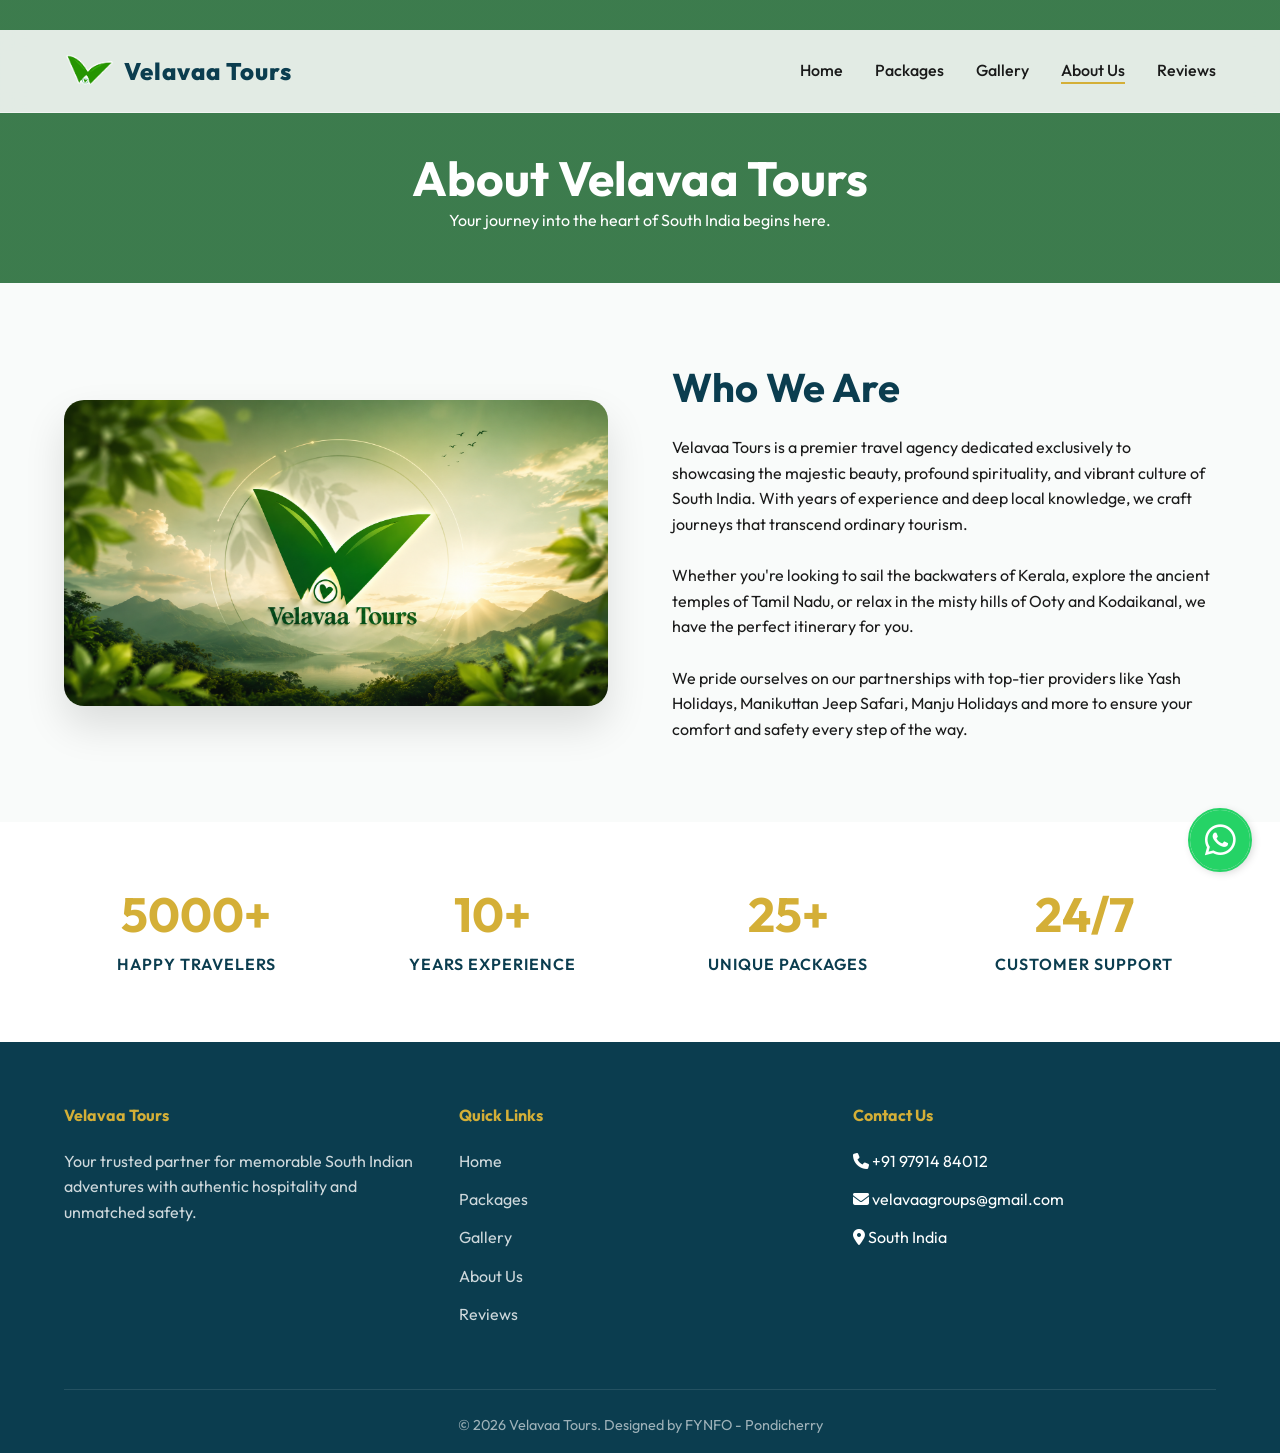
<file: about.html>
<!DOCTYPE html>
<html lang="en">
<head>
    <meta charset="UTF-8">
    <meta name="viewport" content="width=device-width, initial-scale=1.0">
    <title>About Us - Velavaa Tours</title>
    <link href="https://fonts.googleapis.com/css2?family=Outfit:wght@300;400;500;600;700;800&display=swap" rel="stylesheet">
    <link rel="stylesheet" href="https://cdnjs.cloudflare.com/ajax/libs/font-awesome/6.4.0/css/all.min.css">
    <link rel="stylesheet" href="css/style.css">
    <style>
        .page-header {
            padding: 150px 5% 50px;
            text-align: center;
            background: linear-gradient(rgba(13, 92, 34, 0.8), rgba(13, 92, 34, 0.8)), url('https://images.unsplash.com/photo-1593693397690-362cb9666fc2') center/cover;
            color: white;
        }

        .about-content {
            display: flex;
            flex-wrap: wrap;
            gap: 4rem;
            padding: 5rem 5%;
            align-items: center;
        }

        .about-text {
            flex: 1;
            min-width: 300px;
        }

        .about-image {
            flex: 1;
            min-width: 300px;
            border-radius: 20px;
            overflow: hidden;
            box-shadow: var(--shadow-lg);
        }

        .about-image img {
            width: 100%;
            height: auto;
            display: block;
        }

        .stats-grid {
            display: grid;
            grid-template-columns: repeat(auto-fit, minmax(200px, 1fr));
            gap: 2rem;
            background-color: white;
            padding: 4rem 5%;
            text-align: center;
        }

        .stat-item h3 {
            font-size: 3rem;
            color: var(--secondary-color);
            margin-bottom: 0.5rem;
        }

        .stat-item p {
            font-weight: 600;
            color: var(--primary-color);
            text-transform: uppercase;
            letter-spacing: 1px;
        }
    </style>
</head>
<body>

    <header>
        <a href="index.html" class="logo-container">
            <!-- User to add actual logo.png to images folder -->
            <img src="images/logo1.png" alt="Velavaa Tours Logo" onerror="this.style.display='none';">
            <span class="logo-text">Velavaa Tours</span>
        </a>
        <nav>
            <ul>
                <li><a href="index.html">Home</a></li>
                <li><a href="packages.html">Packages</a></li>
                <li><a href="gallery.html">Gallery</a></li>
                <li><a href="about.html" class="active">About Us</a></li>
                <li><a href="reviews.html">Reviews</a></li>
            </ul>
        </nav>
        <div class="mobile-menu-btn"><i class="fas fa-bars"></i></div>
    </header>

    <div class="page-header">
        <h1>About Velavaa Tours</h1>
        <p>Your journey into the heart of South India begins here.</p>
    </div>

    <div class="about-content">
        <div class="about-image">
            <img src="images/about.png" alt="Velavaa Tours">
        </div>
        <div class="about-text">
            <h2>Who We Are</h2>
            <p>Velavaa Tours is a premier travel agency dedicated exclusively to showcasing the majestic beauty, profound spirituality, and vibrant culture of South India. With years of experience and deep local knowledge, we craft journeys that transcend ordinary tourism.</p>
            <br>
            <p>Whether you're looking to sail the backwaters of Kerala, explore the ancient temples of Tamil Nadu, or relax in the misty hills of Ooty and Kodaikanal, we have the perfect itinerary for you.</p>
            <br>
            <p>We pride ourselves on our partnerships with top-tier providers like Yash Holidays, Manikuttan Jeep Safari, Manju Holidays and more to ensure your comfort and safety every step of the way.</p>
        </div>
    </div>

    <div class="stats-grid">
        <div class="stat-item">
            <h3>5000+</h3>
            <p>Happy Travelers</p>
        </div>
        <div class="stat-item">
            <h3>10+</h3>
            <p>Years Experience</p>
        </div>
        <div class="stat-item">
            <h3>25+</h3>
            <p>Unique Packages</p>
        </div>
        <div class="stat-item">
            <h3>24/7</h3>
            <p>Customer Support</p>
        </div>
    </div>

    <!-- Footer -->
    <footer>
        <div class="footer-grid">
            <div class="footer-col">
                <h4>Velavaa Tours</h4>
                <p>Your trusted partner for memorable South Indian adventures with authentic hospitality and unmatched safety.</p>
            </div>
            <div class="footer-col">
                <h4>Quick Links</h4>
                <ul>
                    <li><a href="index.html">Home</a></li>
                    <li><a href="packages.html">Packages</a></li>
                    <li><a href="gallery.html">Gallery</a></li>
                    <li><a href="about.html">About Us</a></li>
                    <li><a href="reviews.html">Reviews</a></li>
                </ul>
            </div>
            <div class="footer-col">
                <h4>Contact Us</h4>
                <ul>
                    <li><a href="tel:+919791484012" style="color: inherit; text-decoration: none;"><i class="fas fa-phone"></i> +91 97914 84012</a></li>
                    <li><a href="mailto:velavaagroups@gmail.com" style="color: inherit; text-decoration: none;"><i class="fas fa-envelope"></i> velavaagroups@gmail.com</a></li>
                    <li><i class="fas fa-map-marker-alt"></i> South India</li>
                </ul>
            </div>
        </div>
        <div class="footer-bottom">
            <p>&copy; 2026 Velavaa Tours. Designed by FYNFO - Pondicherry</p>
        </div>
    </footer>

    <!-- WhatsApp Floating Icon -->
    <a href="#" class="whatsapp-float book-wa-btn" data-package="General Inquiry" title="Chat on WhatsApp">
        <i class="fab fa-whatsapp"></i>
    </a>

    <script src="js/main.js"></script>
</body>
</html>
</file>
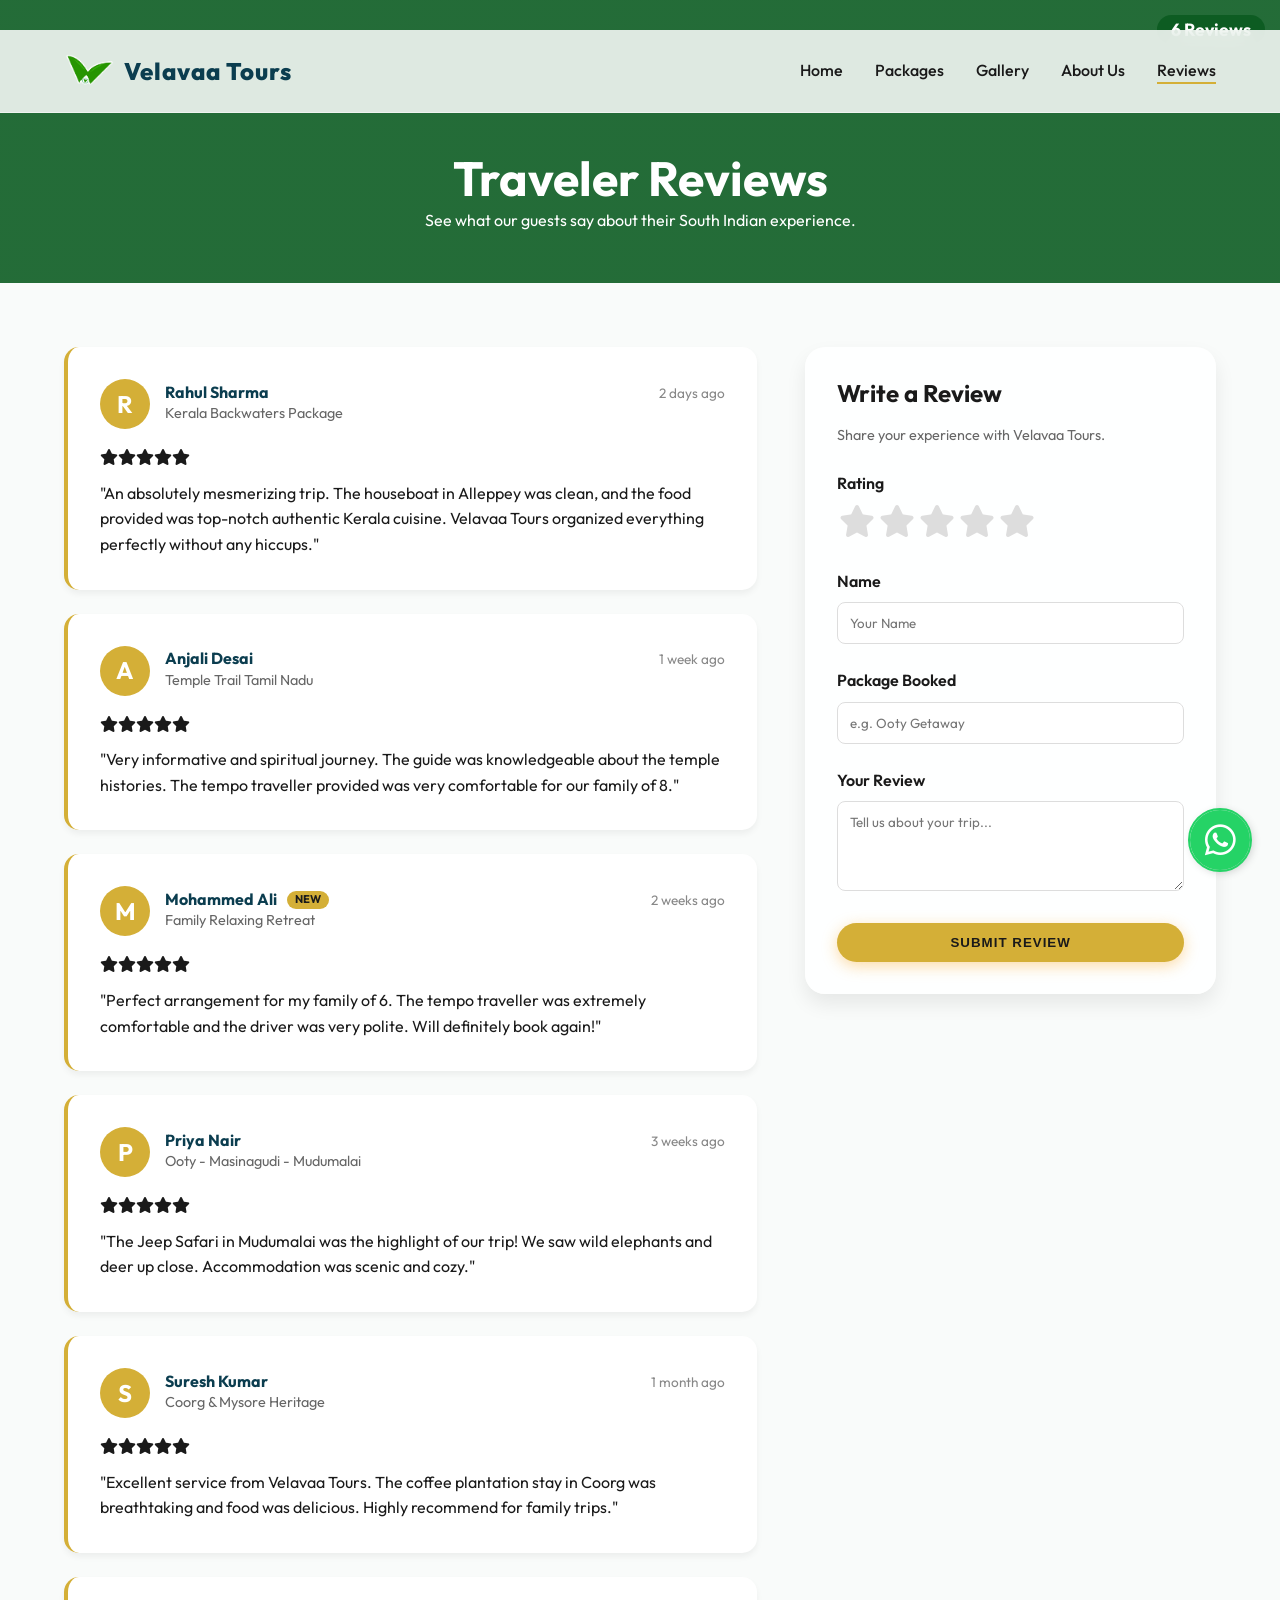
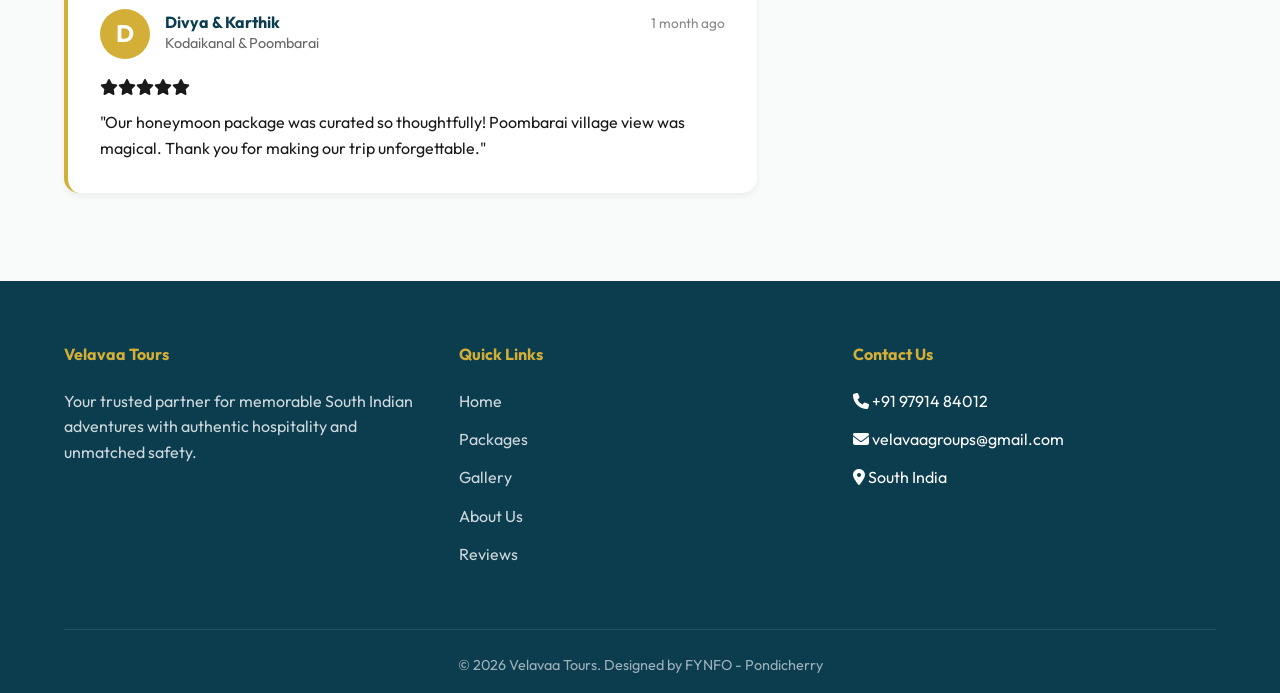
<file: reviews.html>
<!DOCTYPE html>
<html lang="en">
<head>
    <meta charset="UTF-8">
    <meta name="viewport" content="width=device-width, initial-scale=1.0">
    <title>Reviews - Velavaa Tours</title>
    <!-- Google Fonts -->
    <link href="https://fonts.googleapis.com/css2?family=Outfit:wght@300;400;500;600;700;800&display=swap" rel="stylesheet">
    <!-- Font Awesome -->
    <link rel="stylesheet" href="https://cdnjs.cloudflare.com/ajax/libs/font-awesome/6.4.0/css/all.min.css">
    <!-- Custom CSS -->
    <link rel="stylesheet" href="css/style.css">
    <style>
        .page-header {
            padding: 150px 5% 50px;
            text-align: center;
            background: linear-gradient(rgba(13, 92, 34, 0.9), rgba(13, 92, 34, 0.9)), url('https://images.unsplash.com/photo-1544620347-c4fd4a3d5957') center/cover;
            color: white;
        }

        .review-layout {
            display: flex;
            flex-wrap: wrap;
            gap: 3rem;
            padding: 4rem 5%;
        }

        .reviews-list {
            flex: 2;
            min-width: 300px;
        }

        .review-form-container {
            flex: 1;
            min-width: 300px;
            background: var(--glass-bg);
            padding: 2rem;
            border-radius: 20px;
            box-shadow: var(--shadow-md);
            height: fit-content;
            position: sticky;
            top: 100px;
        }

        .review-item {
            background: white;
            padding: 2rem;
            border-radius: 15px;
            box-shadow: var(--shadow-sm);
            margin-bottom: 1.5rem;
            transition: transform var(--transition-speed);
        }

        .review-item:hover {
            transform: translateX(10px);
        }

        .reviewer-info {
            display: flex;
            align-items: center;
            gap: 15px;
            margin-bottom: 1rem;
        }

        .avatar {
            width: 50px;
            height: 50px;
            border-radius: 50%;
            background: var(--secondary-color);
            color: white;
            display: flex;
            align-items: center;
            justify-content: center;
            font-size: 1.5rem;
            font-weight: 700;
        }

        .reviewer-name h4 {
            margin: 0;
            color: var(--primary-color);
        }

        .reviewer-name span {
            font-size: 0.8rem;
            color: #888;
        }

        .form-group {
            margin-bottom: 1.5rem;
        }

        .form-group label {
            display: block;
            margin-bottom: 0.5rem;
            font-weight: 600;
        }

        .form-group input, .form-group textarea, .form-group select {
            width: 100%;
            padding: 12px;
            border: 1px solid #ddd;
            border-radius: 8px;
            font-family: inherit;
        }

        .star-rating {
            display: flex;
            flex-direction: row-reverse;
            justify-content: flex-end;
        }

        .star-rating input {
            display: none;
        }

        .star-rating label {
            font-size: 2rem;
            color: #ddd;
            cursor: pointer;
            transition: color 0.2s;
            padding: 0 2px;
        }

        .star-rating input:checked ~ label,
        .star-rating label:hover,
        .star-rating label:hover ~ label {
            color: var(--secondary-color);
        }
    </style>
</head>
<body>

    <header>
        <a href="index.html" class="logo-container">
            <!-- User to add actual logo.png to images folder -->
            <img src="images/logo1.png" alt="Velavaa Tours Logo" onerror="this.style.display='none';">
            <span class="logo-text">Velavaa Tours</span>
        </a>
        <nav>
            <ul>
                <li><a href="index.html">Home</a></li>
                <li><a href="packages.html">Packages</a></li>
                <li><a href="gallery.html">Gallery</a></li>
                <li><a href="about.html">About Us</a></li>
                <li><a href="reviews.html" class="active">Reviews</a></li>
            </ul>
        </nav>
        <div class="mobile-menu-btn"><i class="fas fa-bars"></i></div>
    </header>

    <div class="page-header">
        <h1>Traveler Reviews <span id="reviewCountBadge" class="package-badge" style="background:#0d5c22; color:white; font-size:1.1rem; vertical-align:middle; margin-left:10px; display:inline-block; padding: 4px 14px;">0 Reviews</span></h1>
        <p>See what our guests say about their South Indian experience.</p>
    </div>

    <div class="review-layout">
        <div class="reviews-list" id="reviewsContainer">
            <!-- Reviews will be dynamically rendered here from js/main.js -->
        </div>

        <div class="review-form-container">
            <h3>Write a Review</h3>
            <p style="font-size: 0.9rem; margin-bottom: 1.5rem; color: #666;">Share your experience with Velavaa Tours.</p>
            <form id="reviewForm">
                <div class="form-group">
                    <label>Rating</label>
                    <div class="star-rating">
                        <input type="radio" id="star5" name="rating" value="5" /><label for="star5" class="fas fa-star"></label>
                        <input type="radio" id="star4" name="rating" value="4" /><label for="star4" class="fas fa-star"></label>
                        <input type="radio" id="star3" name="rating" value="3" /><label for="star3" class="fas fa-star"></label>
                        <input type="radio" id="star2" name="rating" value="2" /><label for="star2" class="fas fa-star"></label>
                        <input type="radio" id="star1" name="rating" value="1" /><label for="star1" class="fas fa-star"></label>
                    </div>
                </div>
                <div class="form-group">
                    <label>Name</label>
                    <input type="text" id="reviewerName" required placeholder="Your Name">
                </div>
                <div class="form-group">
                    <label>Package Booked</label>
                    <input type="text" id="reviewPackage" placeholder="e.g. Ooty Getaway">
                </div>
                <div class="form-group">
                    <label>Your Review</label>
                    <textarea id="reviewText" rows="4" required placeholder="Tell us about your trip..."></textarea>
                </div>
                <button type="submit" class="btn btn-primary" style="width: 100%">Submit Review</button>
            </form>
        </div>
    </div>

    <!-- Footer -->
    <footer>
        <div class="footer-grid">
            <div class="footer-col">
                <h4>Velavaa Tours</h4>
                <p>Your trusted partner for memorable South Indian adventures with authentic hospitality and unmatched safety.</p>
            </div>
            <div class="footer-col">
                <h4>Quick Links</h4>
                <ul>
                    <li><a href="index.html">Home</a></li>
                    <li><a href="packages.html">Packages</a></li>
                    <li><a href="gallery.html">Gallery</a></li>
                    <li><a href="about.html">About Us</a></li>
                    <li><a href="reviews.html">Reviews</a></li>
                </ul>
            </div>
            <div class="footer-col">
                <h4>Contact Us</h4>
                <ul>
                    <li><a href="tel:+919791484012" style="color: inherit; text-decoration: none;"><i class="fas fa-phone"></i> +91 97914 84012</a></li>
                    <li><a href="mailto:velavaagroups@gmail.com" style="color: inherit; text-decoration: none;"><i class="fas fa-envelope"></i> velavaagroups@gmail.com</a></li>
                    <li><i class="fas fa-map-marker-alt"></i> South India</li>
                </ul>
            </div>
        </div>
        <div class="footer-bottom">
            <p>&copy; 2026 Velavaa Tours. Designed by FYNFO - Pondicherry</p>
        </div>
    </footer>

    <!-- WhatsApp Floating Icon -->
    <a href="#" class="whatsapp-float book-wa-btn" data-package="General Inquiry" title="Chat on WhatsApp">
        <i class="fab fa-whatsapp"></i>
    </a>

    <script src="js/main.js"></script>
</body>
</html>
</file>
<file: css/style.css>
:root {
  --primary-color: #0b3d4f; /* Deep Premium Teal/Navy */
  --primary-light: #16647d;
  --secondary-color: #d4af37; /* Champagne Gold */
  --bg-color: #f9fbfa;
  --text-dark: #1a1a1a;
  --text-light: #ffffff;
  --glass-bg: rgba(255, 255, 255, 0.85);
  --glass-border: rgba(255, 255, 255, 0.5);
  --shadow-sm: 0 4px 6px rgba(0, 0, 0, 0.05);
  --shadow-md: 0 10px 20px rgba(0, 0, 0, 0.08);
  --shadow-lg: 0 20px 40px rgba(0, 0, 0, 0.12);
  --transition-speed: 0.3s;
}

* {
  margin: 0;
  padding: 0;
  box-sizing: border-box;
}

body {
  font-family: 'Outfit', sans-serif;
  background-color: var(--bg-color);
  color: var(--text-dark);
  overflow-x: hidden;
  line-height: 1.6;
}

a {
  text-decoration: none;
  color: inherit;
  transition: color var(--transition-speed);
}

ul {
  list-style: none;
}

/* Typography */
h1, h2, h3, h4 {
  font-weight: 700;
  line-height: 1.2;
}

h1 { font-size: 3rem; }
h2 { font-size: 2.5rem; margin-bottom: 1.5rem; color: var(--primary-color); }
h3 { font-size: 1.5rem; margin-bottom: 1rem; }

/* Top Offers Bar */
.top-offers-bar {
  background: var(--secondary-color);
  color: var(--text-dark);
  text-align: center;
  padding: 0 10px;
  font-size: 0.8rem;
  font-weight: 600;
  position: absolute; /* Scrolls away naturally */
  top: 0;
  width: 100%;
  height: 30px;
  z-index: 1001;
  display: flex;
  align-items: center;
  justify-content: center;
  white-space: nowrap;
  overflow: hidden;
}

.top-offers-bar span {
  display: inline-block;
  padding-left: 100%;
  animation: offer-marquee 20s linear infinite;
}

@keyframes offer-marquee {
  0% { transform: translateX(0); }
  100% { transform: translateX(-100%); }
}

.top-offers-bar a {
  text-decoration: underline;
  margin-left: 10px;
}

/* Header & Nav */
header {
  position: fixed;
  top: 30px; /* Offset for offers bar */
  width: 100%;
  padding: 1rem 5%;
  display: flex;
  justify-content: space-between;
  align-items: center;
  z-index: 1000;
  background: var(--glass-bg);
  backdrop-filter: blur(10px);
  -webkit-backdrop-filter: blur(10px);
  border-bottom: 1px solid var(--glass-border);
  transition: all var(--transition-speed);
}

.logo-container {
  display: flex;
  align-items: center;
  gap: 10px;
}

.logo-container img {
  height: 50px;
  width: auto;
}

.logo-text {
  font-size: 1.5rem;
  font-weight: 800;
  color: var(--primary-color);
  letter-spacing: 1px;
}

nav ul {
  display: flex;
  gap: 2rem;
}

nav a {
  font-weight: 500;
  color: var(--text-dark);
  position: relative;
}

nav a::after {
  content: '';
  position: absolute;
  width: 0;
  height: 2px;
  bottom: -4px;
  left: 0;
  background-color: var(--secondary-color);
  transition: width var(--transition-speed);
}

nav a:hover::after, nav a.active::after {
  width: 100%;
}

nav a:hover {
  color: var(--primary-color);
}

.mobile-menu-btn {
  display: none;
  font-size: 1.5rem;
  cursor: pointer;
  color: var(--primary-color);
}

/* Hero Carousel */
.hero {
  position: relative;
  width: 100%;
  aspect-ratio: 16 / 9;
  max-height: 90vh;
  overflow: hidden;
  margin-top: 103px; /* Offset for header + offers bar */
}

.hero-carousel {
  display: flex;
  width: 300%; /* 3 slides = 300% */
  height: 100%;
  transition: transform 0.8s cubic-bezier(0.65, 0, 0.35, 1);
}

.hero-slide {
  width: 33.333%;
  height: 100%;
  background-size: cover;
  background-position: center;
  /* Removed overlay and text styles as requested */
}

/* Hero Carousel Controls */
.hero-control {
  position: absolute;
  top: 50%;
  transform: translateY(-50%);
  background: transparent;
  color: rgba(255, 255, 255, 0.7);
  border: none;
  width: 50px;
  height: 50px;
  border-radius: 50%;
  font-size: 2.5rem;
  cursor: pointer;
  z-index: 10;
  transition: all var(--transition-speed);
  display: flex;
  justify-content: center;
  align-items: center;
  text-shadow: 0 2px 10px rgba(0,0,0,0.5);
}

.hero-control:hover {
  background: transparent;
  color: white;
  text-shadow: 0 2px 15px rgba(0,0,0,0.8);
  transform: translateY(-50%) scale(1.1);
}

.prev-slide { left: 20px; }
.next-slide { right: 20px; }

/* Hero content removed as per request */

.btn {
  padding: 12px 30px;
  border-radius: 30px;
  font-weight: 600;
  text-transform: uppercase;
  letter-spacing: 1px;
  cursor: pointer;
  border: none;
  transition: all var(--transition-speed);
  display: inline-block;
}

.btn-primary {
  background-color: var(--secondary-color);
  color: var(--text-dark);
  box-shadow: 0 4px 15px rgba(245, 166, 35, 0.4);
}

.btn-primary:hover {
  background-color: #df961c;
  transform: translateY(-2px);
  box-shadow: 0 6px 20px rgba(245, 166, 35, 0.6);
}

.btn-outline {
  background: transparent;
  border: 2px solid var(--text-light);
  color: var(--text-light);
}

.btn-outline:hover {
  background: var(--text-light);
  color: var(--text-dark);
}

/* Custom Scrollbar */
::-webkit-scrollbar {
  width: 10px;
}
::-webkit-scrollbar-track {
  background: #f1f1f1;
}
::-webkit-scrollbar-thumb {
  background: var(--primary-color);
  border-radius: 5px;
}
::-webkit-scrollbar-thumb:hover {
  background: var(--primary-light);
}

/* Scroll Animations */
.fade-up {
  opacity: 0;
  transform: translateY(40px);
  transition: opacity 0.8s cubic-bezier(0.16, 1, 0.3, 1), transform 0.8s cubic-bezier(0.16, 1, 0.3, 1);
}

.fade-up.is-visible {
  opacity: 1;
  transform: translateY(0);
}

/* Staggered delays for grid items */
.packages-grid .package-card:nth-child(1) { transition-delay: 0.1s; }
.packages-grid .package-card:nth-child(2) { transition-delay: 0.2s; }
.packages-grid .package-card:nth-child(3) { transition-delay: 0.3s; }
.packages-grid .package-card:nth-child(4) { transition-delay: 0.4s; }
.packages-grid .package-card:nth-child(5) { transition-delay: 0.5s; }
.packages-grid .package-card:nth-child(6) { transition-delay: 0.6s; }
.buses-grid .bus-card:nth-child(1) { transition-delay: 0.1s; }
.buses-grid .bus-card:nth-child(2) { transition-delay: 0.2s; }
.buses-grid .bus-card:nth-child(3) { transition-delay: 0.3s; }
.buses-grid .bus-card:nth-child(4) { transition-delay: 0.4s; }

/* Sections */
section {
  padding: 5rem 5%;
}

.section-title {
  text-align: center;
  position: relative;
  padding-bottom: 15px;
  margin-bottom: 3rem;
}

.section-title::after {
  content: '';
  position: absolute;
  width: 60px;
  height: 3px;
  background-color: var(--secondary-color);
  bottom: 0;
  left: 50%;
  transform: translateX(-50%);
}

/* Partners Ticker */
.partners-section {
  background-color: var(--primary-color);
  color: var(--text-light);
  padding: 1rem 0; /* Reduced from 2rem */
  overflow: hidden;
}

.partners-section h3 {
  text-align: center;
  margin-bottom: 0.5rem; /* Reduced from 1rem */
  font-size: 1.1rem; /* Slightly smaller */
  font-weight: 500;
  letter-spacing: 2px;
  text-transform: uppercase;
  color: rgba(255,255,255,0.8);
}

.ticker-wrap {
  width: 100%;
  overflow: hidden;
  background-color: rgba(0,0,0,0.1);
  padding: 10px 0; /* Reduced from 15px */
  position: relative;
}

/* Gradient fades for ticker */
.ticker-wrap::before, .ticker-wrap::after {
  content: '';
  position: absolute;
  top: 0;
  width: 100px;
  height: 100%;
  z-index: 2;
}

.ticker-wrap::before {
  left: 0;
  background: linear-gradient(to right, var(--primary-color), transparent);
}

.ticker-wrap::after {
  right: 0;
  background: linear-gradient(to left, var(--primary-color), transparent);
}

.ticker {
  display: flex;
  width: max-content;
  animation: ticker 45s linear infinite;
}

.ticker-item {
  padding: 0 2rem;
  font-size: 1.1rem;
  font-weight: 700;
  white-space: nowrap;
  color: var(--secondary-color);
  display: flex;
  align-items: center;
  gap: 10px;
}

.ticker-item i {
  font-size: 1rem;
  color: var(--text-light);
}

.ticker-item img {
  height: 50px; /* Perfect height for standalone logos */
  width: auto;
  max-width: 220px;
  object-fit: contain;
  background: white;
  padding: 8px 15px;
  border-radius: 8px;
  box-shadow: var(--shadow-sm);
}

@keyframes ticker {
  0% { transform: translateX(0); }
  100% { transform: translateX(-50%); }
}

/* Package Cards (Glassmorphism) */
.packages-grid {
  display: grid;
  grid-template-columns: repeat(auto-fit, minmax(320px, 1fr));
  gap: 2rem;
}

.package-card {
  background: var(--glass-bg);
  border-radius: 20px;
  overflow: hidden;
  box-shadow: var(--shadow-md);
  border: 1px solid var(--glass-border);
  backdrop-filter: blur(5px);
  transition: transform 0.5s cubic-bezier(0.165, 0.84, 0.44, 1), box-shadow 0.5s cubic-bezier(0.165, 0.84, 0.44, 1);
  display: flex;
  flex-direction: column;
}

.package-card:hover {
  transform: translateY(-10px);
  box-shadow: var(--shadow-lg);
}

.package-img {
  width: 100%;
  height: 220px;
  object-fit: cover;
  transition: transform 0.5s ease;
}

.package-card:hover .package-img {
  transform: scale(1.05);
}

.package-img-container {
  overflow: hidden;
  position: relative;
}

.package-badge {
  position: absolute;
  top: 15px;
  right: 15px;
  background: var(--secondary-color);
  color: var(--text-dark);
  padding: 5px 12px;
  border-radius: 20px;
  font-weight: 700;
  font-size: 0.85rem;
  z-index: 1;
}

.package-content {
  padding: 1.5rem;
  flex-grow: 1;
  display: flex;
  flex-direction: column;
}

.package-content h3 {
  color: var(--primary-color);
  margin-bottom: 0.5rem;
}

.package-details {
  display: flex;
  justify-content: space-between;
  margin-bottom: 1rem;
  font-size: 0.9rem;
  color: #555;
}

.package-details i {
  color: var(--secondary-color);
  margin-right: 5px;
}

.package-content p {
  color: #666;
  margin-bottom: 1.5rem;
  font-size: 0.95rem;
  flex-grow: 1;
}

.package-footer {
  display: flex;
  justify-content: space-between;
  align-items: center;
  border-top: 1px solid rgba(0,0,0,0.05);
  padding-top: 1rem;
}

.price {
  font-size: 1.4rem;
  font-weight: 800;
  color: var(--primary-color);
}

.price span {
  font-size: 0.8rem;
  font-weight: 400;
  color: #777;
}

/* WhatsApp Floating Button */
.whatsapp-float {
  position: fixed;
  bottom: 30px;
  right: 30px;
  width: 60px;
  height: 60px;
  background-color: #25d366;
  color: #FFF;
  border-radius: 50%;
  text-align: center;
  font-size: 35px;
  box-shadow: 2px 2px 10px rgba(0,0,0,0.2);
  z-index: 100;
  display: flex;
  align-items: center;
  justify-content: center;
  transition: all 0.3s ease;
  text-decoration: none;
}

.whatsapp-float:hover {
  transform: scale(1.1);
  background-color: #128C7E;
  color: #FFF;
}

.whatsapp-float::after {
  content: '';
  position: absolute;
  width: 100%;
  height: 100%;
  border-radius: 50%;
  border: 2px solid #25d366;
  animation: pulse 2s infinite;
}

@keyframes pulse {
  0% { transform: scale(1); opacity: 1; }
  100% { transform: scale(1.5); opacity: 0; }
}

@keyframes fadeUp {
  to { transform: translateY(0); opacity: 1; }
}

/* Why Choose Us Section (No Images) */
.features-section {
  background-color: #fff;
  padding: 5rem 5%;
}
.features-grid {
  display: grid;
  grid-template-columns: repeat(auto-fit, minmax(300px, 1fr));
  gap: 2rem;
  max-width: 1200px;
  margin: 0 auto;
}
.feature-card {
  background: var(--glass-bg);
  border: 1px solid var(--glass-border);
  padding: 2.5rem 2rem;
  border-radius: 20px;
  box-shadow: var(--shadow-sm);
  transition: all 0.4s cubic-bezier(0.165, 0.84, 0.44, 1);
  display: flex;
  flex-direction: column;
  align-items: flex-start;
}
.feature-card:hover {
  transform: translateY(-8px);
  box-shadow: var(--shadow-lg);
  border-color: var(--secondary-color);
}
.feature-icon {
  width: 60px;
  height: 60px;
  border-radius: 15px;
  background: linear-gradient(135deg, var(--primary-color), #145870);
  color: var(--secondary-color);
  display: flex;
  align-items: center;
  justify-content: center;
  font-size: 1.8rem;
  margin-bottom: 1.5rem;
  box-shadow: 0 4px 15px rgba(11, 61, 79, 0.2);
  transition: transform 0.3s ease;
}
.feature-card:hover .feature-icon {
  transform: scale(1.1) rotate(5deg);
}
.feature-card h4 {
  font-size: 1.3rem;
  color: var(--primary-color);
  margin-bottom: 0.8rem;
  font-weight: 700;
}
.feature-card p {
  color: #555;
  line-height: 1.6;
  font-size: 0.95rem;
  margin: 0;
}

/* Welcome Popup */
.welcome-popup {
  position: fixed;
  top: 0; left: 0; width: 100%; height: 100%;
  background: rgba(0,0,0,0.85);
  z-index: 3000;
  display: none;
  align-items: center;
  justify-content: center;
  transition: opacity 0.5s ease;
}
.welcome-content {
  background: white;
  padding: 3rem;
  border-radius: 20px;
  text-align: center;
  animation: zoomIn 0.5s cubic-bezier(0.165, 0.84, 0.44, 1);
  max-width: 90%;
  width: 500px;
}
.welcome-content h2 {
  color: var(--primary-color);
  margin-bottom: 1rem;
}
.welcome-content p {
  color: #666;
  margin-bottom: 2rem;
  font-size: 1.1rem;
}

/* Reviews Carousel */
.reviews-carousel-container {
  position: relative;
  max-width: 800px;
  margin: 0 auto;
  display: flex;
  align-items: center;
  gap: 20px;
}
.reviews-track-wrapper {
  overflow: hidden;
  width: 100%;
}
.reviews-track {
  display: flex;
  transition: transform 0.6s cubic-bezier(0.165, 0.84, 0.44, 1);
}
.review-card-slide {
  min-width: 100%;
  padding: 2.5rem;
  background: var(--bg-color);
  border-radius: 20px;
  box-shadow: var(--shadow-sm);
  border-left: 4px solid var(--secondary-color);
  text-align: left;
}
.review-card-slide .reviewer-info {
  display: flex;
  align-items: center;
  gap: 15px;
  margin-bottom: 1rem;
}
.review-card-slide .avatar {
  width: 50px; height: 50px;
  border-radius: 50%;
  background: var(--secondary-color);
  color: white;
  display: flex; align-items: center; justify-content: center;
  font-size: 1.5rem; font-weight: 700;
}
.review-card-slide h4 { margin: 0; color: var(--primary-color); }
.review-card-slide span { font-size: 0.8rem; color: #888; }
.review-control {
  background: white;
  color: var(--primary-color);
  border: none;
  width: 40px; height: 40px;
  border-radius: 50%;
  font-size: 1.2rem;
  cursor: pointer;
  box-shadow: var(--shadow-sm);
  display: flex; justify-content: center; align-items: center;
  transition: all var(--transition-speed);
}
.review-control:hover {
  background: var(--primary-color);
  color: white;
}

/* Lightbox Styles */
.lightbox {
  position: fixed;
  top: 0;
  left: 0;
  width: 100%;
  height: 100%;
  background: rgba(0, 0, 0, 0.9);
  z-index: 2000;
  display: flex;
  flex-direction: column;
  align-items: center;
  justify-content: center;
  opacity: 0;
  pointer-events: none;
  transition: opacity var(--transition-speed);
}

.lightbox.active {
  opacity: 1;
  pointer-events: all;
}

.lightbox-content-container {
  max-width: 90vw;
  max-height: 75vh;
  display: flex;
  justify-content: center;
  align-items: center;
}

.lightbox-content-container img, .lightbox-content-container video {
  max-width: 100%;
  max-height: 75vh;
  border-radius: 10px;
  box-shadow: 0 10px 30px rgba(0,0,0,0.5);
  animation: zoomIn 0.3s ease;
}

@keyframes zoomIn {
  from { transform: scale(0.9); opacity: 0; }
  to { transform: scale(1); opacity: 1; }
}

.lightbox-close {
  position: absolute;
  top: 20px;
  right: 30px;
  color: white;
  font-size: 40px;
  cursor: pointer;
  z-index: 2010;
  transition: color 0.2s;
}

.lightbox-close:hover {
  color: var(--secondary-color);
}

.lightbox-book-btn {
  margin-top: 20px;
  z-index: 2010;
  padding: 15px 40px;
  font-size: 1.1rem;
}

/* Footer */
footer {
  background-color: var(--primary-color);
  color: var(--text-light);
  padding: 4rem 5% 1rem;
}
.footer-grid {
  display: grid;
  grid-template-columns: repeat(auto-fit, minmax(250px, 1fr));
  gap: 2rem;
  margin-bottom: 3rem;
}
.footer-col h4 {
  color: var(--secondary-color);
  margin-bottom: 1.5rem;
}
.footer-col p {
  color: rgba(255,255,255,0.8);
  margin-bottom: 0.5rem;
}
.footer-col ul li {
  margin-bottom: 0.8rem;
}
.footer-col a {
  color: rgba(255,255,255,0.8);
}
.footer-col a:hover {
  color: var(--secondary-color);
}
.footer-bottom {
  text-align: center;
  padding-top: 1.5rem;
  border-top: 1px solid rgba(255,255,255,0.1);
  color: rgba(255,255,255,0.6);
  font-size: 0.9rem;
}

/* Responsive */
@media (max-width: 768px) {
  nav ul {
    position: fixed;
    top: 70px;
    left: -100%;
    width: 100%;
    height: calc(100vh - 70px);
    background: var(--glass-bg);
    backdrop-filter: blur(15px);
    -webkit-backdrop-filter: blur(15px);
    flex-direction: column;
    align-items: center;
    justify-content: center;
    gap: 2rem;
    transition: left var(--transition-speed);
  }
  
  nav ul.show {
    left: 0;
  }
  
  .mobile-menu-btn {
    display: block;
  }
  
  .hero-content h1 { font-size: 2.5rem; }
  .hero-content p { font-size: 1.1rem; }
  
  .ticker-item { padding: 0 1.5rem; font-size: 1.2rem; }
  
  .lightbox-book-btn { width: 90vw; text-align: center; }
}
</file>
